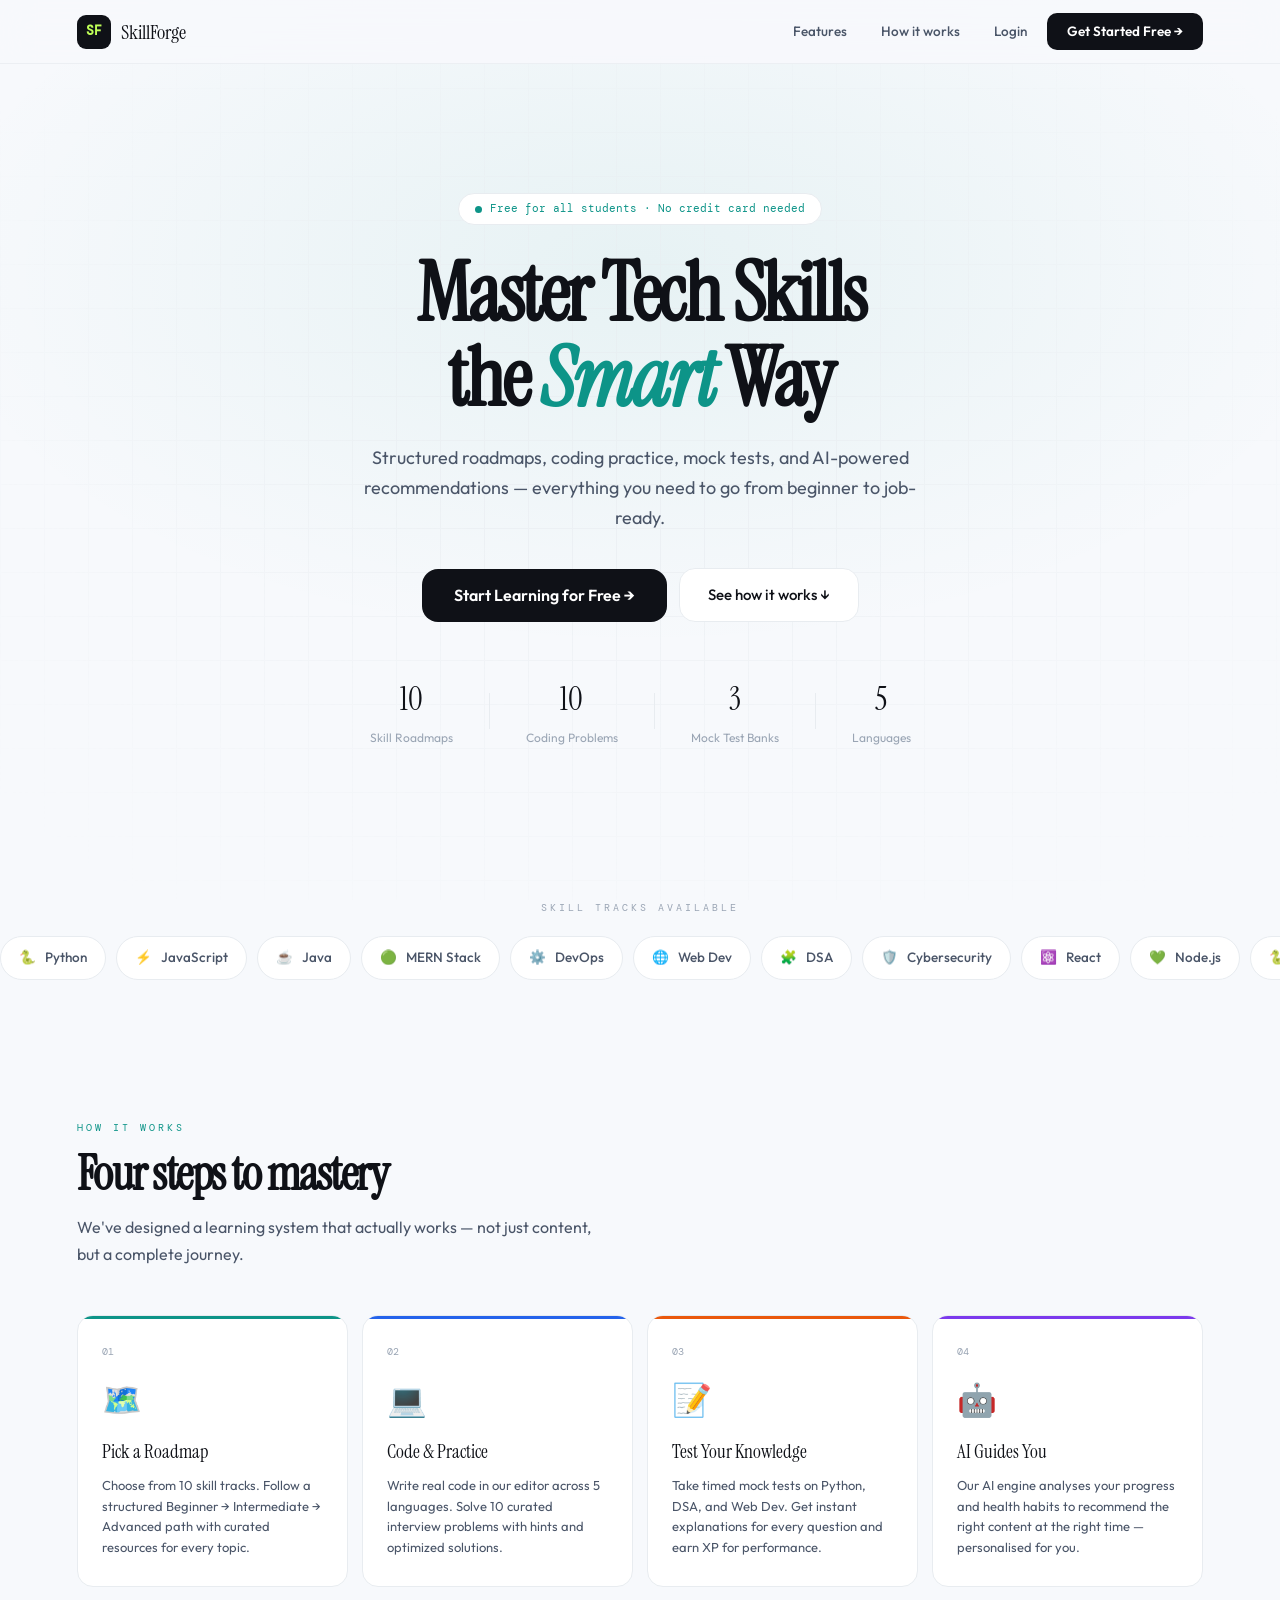
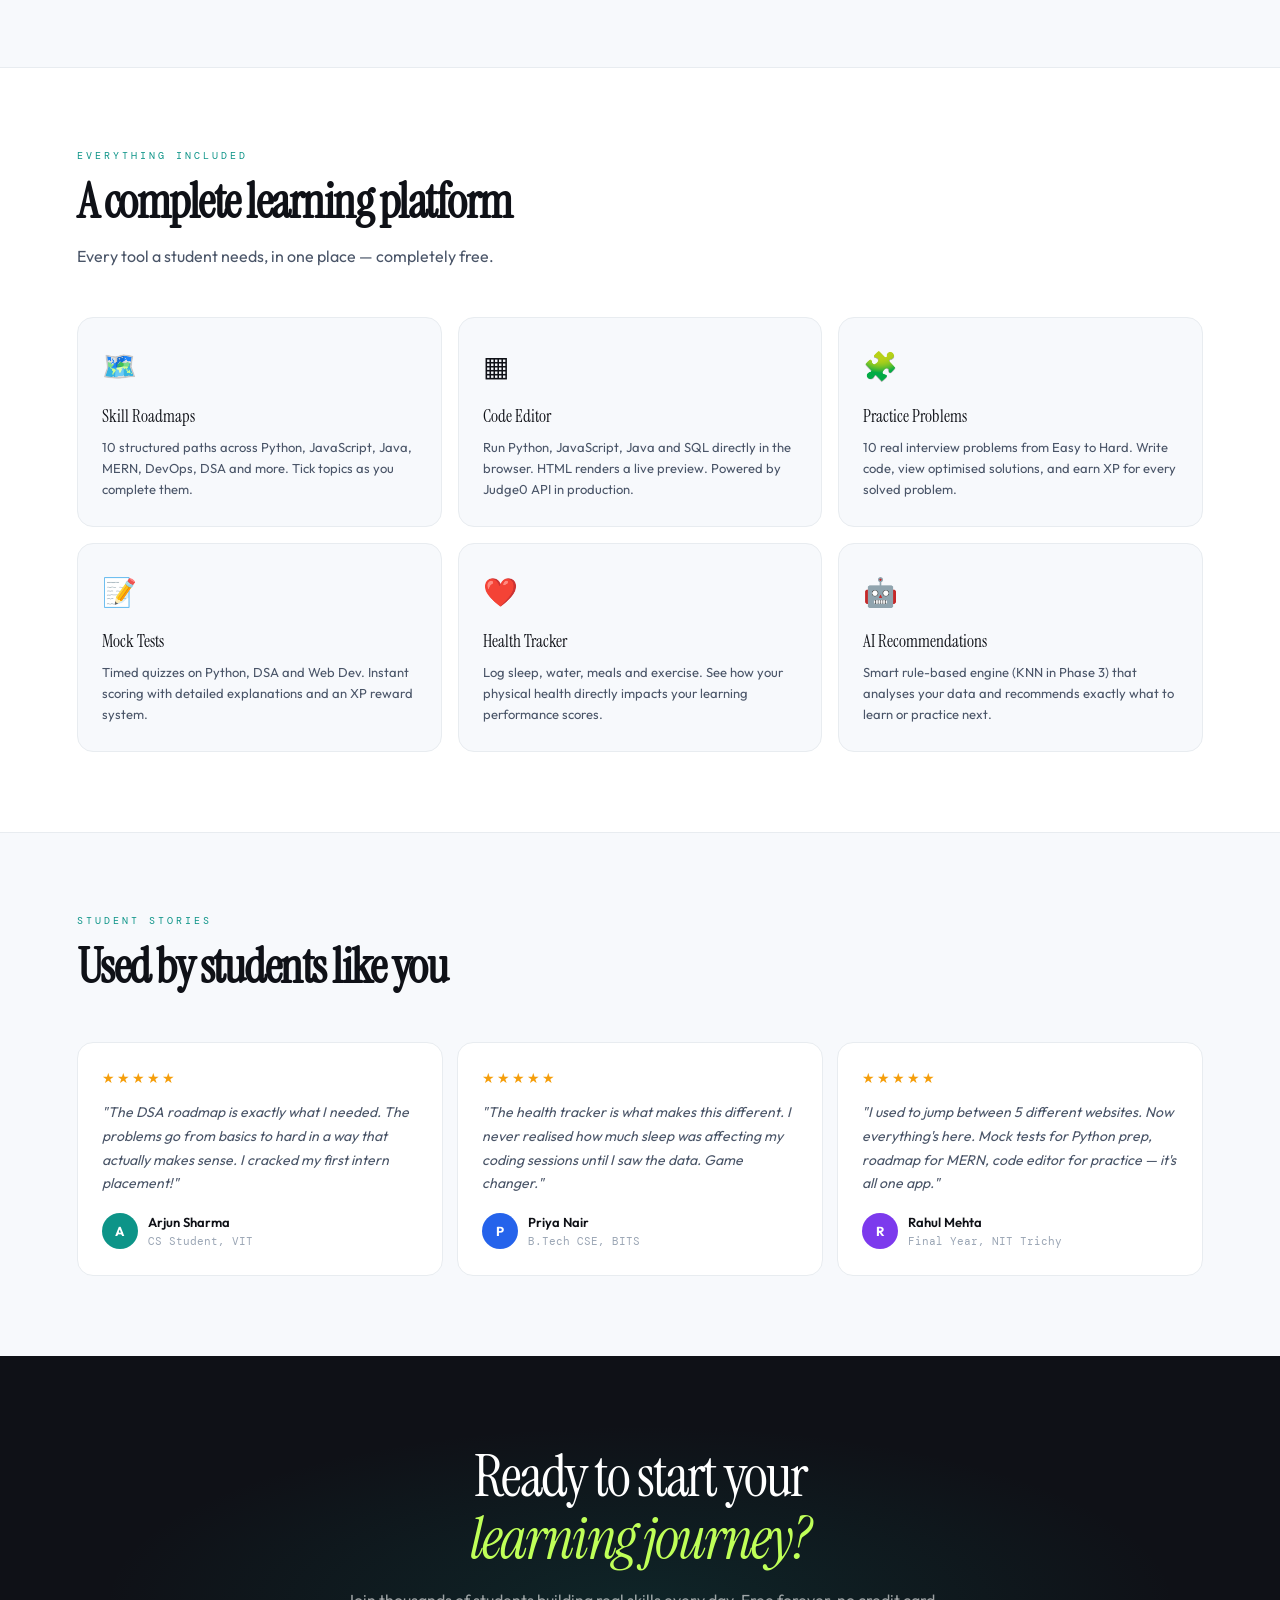
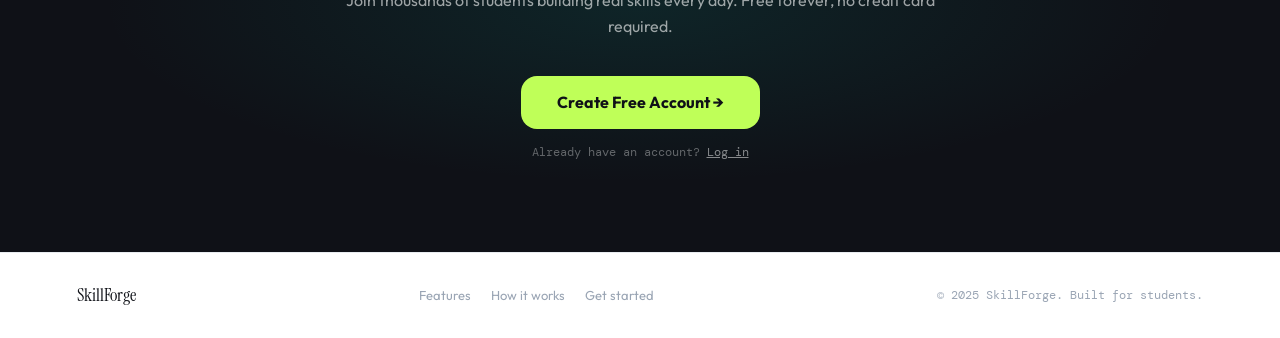
<file: pages/index.html>
<!DOCTYPE html>
<html lang="en">
<head>
<meta charset="UTF-8"/>
<meta name="viewport" content="width=device-width,initial-scale=1"/>
<title>SkillForge — Master Tech Skills</title>
<link rel="stylesheet" href="../css/styles.css"/>
<style>
/* ── LANDING PAGE SPECIFIC ── */
body { overflow-x: hidden; }

/* NAV */
nav {
  position: fixed; top: 0; left: 0; right: 0; z-index: 100;
  display: flex; align-items: center; justify-content: space-between;
  padding: 0 6%; height: 64px;
  background: rgba(247,249,252,.88); backdrop-filter: blur(16px);
  border-bottom: 1px solid rgba(232,236,240,.7);
}
.nav-logo { display:flex; align-items:center; gap:10px; text-decoration:none; }
.nav-logo-icon {
  width:34px; height:34px; background:var(--ink); border-radius:9px;
  display:flex; align-items:center; justify-content:center;
  color:#bfff58; font-family:var(--ff-m); font-size:13px; font-weight:700;
}
.nav-logo-text { font-family:var(--ff-d); font-size:20px; color:var(--ink); }
.nav-links { display:flex; align-items:center; gap:6px; }
.nav-link { padding:7px 14px; border-radius:var(--r); font-size:13.5px; font-weight:500; color:var(--ink2); cursor:pointer; border:none; background:none; transition:all .15s; text-decoration:none; }
.nav-link:hover { background:var(--bg3); color:var(--ink); }
.nav-cta { background:var(--ink); color:#fff; border:none; padding:8px 20px; border-radius:var(--r); font-size:13.5px; font-weight:600; cursor:pointer; transition:all .2s; text-decoration:none; display:inline-block; }
.nav-cta:hover { background:#1e2533; box-shadow: var(--shadow); }

/* HERO */
.hero {
  min-height: 100vh;
  display: flex; align-items: center; justify-content: center;
  text-align: center; padding: 100px 6% 60px;
  position: relative; overflow: hidden;
}
.hero-bg {
  position: absolute; inset: 0; z-index: 0;
  background: radial-gradient(ellipse 80% 60% at 50% 30%, rgba(13,148,136,.07) 0%, transparent 70%);
}
.hero-grid {
  position: absolute; inset: 0; z-index: 0;
  background-image: linear-gradient(var(--line) 1px, transparent 1px),
                    linear-gradient(90deg, var(--line) 1px, transparent 1px);
  background-size: 44px 44px;
  mask-image: radial-gradient(ellipse 80% 80% at 50% 50%, black 20%, transparent 80%);
  opacity: .55;
}
.hero-content { position: relative; z-index: 1; max-width: 780px; margin: 0 auto; }

.hero-pill {
  display: inline-flex; align-items: center; gap: 8px;
  background: var(--bg2); border: 1.5px solid var(--line);
  border-radius: 30px; padding: 6px 16px;
  font-family: var(--ff-m); font-size: 11px; color: var(--teal);
  margin-bottom: 26px; animation: fadeUp .6s ease both;
}
.hero-pill-dot { width:7px; height:7px; border-radius:50%; background:var(--teal); animation: pulse 2s infinite; }
@keyframes pulse { 0%,100%{opacity:1;transform:scale(1)} 50%{opacity:.5;transform:scale(.8)} }

.hero-h1 {
  font-family: var(--ff-d);
  font-size: clamp(46px, 7vw, 82px);
  line-height: 1.04; letter-spacing: -2.5px;
  color: var(--ink); margin-bottom: 22px;
  animation: fadeUp .6s .1s ease both;
}
.hero-h1 em { font-style: italic; color: var(--teal); }

.hero-sub {
  font-size: 18px; color: var(--ink2); line-height: 1.65;
  max-width: 560px; margin: 0 auto 36px;
  animation: fadeUp .6s .2s ease both;
}

.hero-btns {
  display: flex; align-items: center; justify-content: center; gap: 12px; flex-wrap: wrap;
  animation: fadeUp .6s .3s ease both;
}
.hero-btn-main {
  padding: 14px 32px; background: var(--ink); color: #fff; border: none;
  border-radius: var(--r2); font-size: 16px; font-weight: 600; cursor: pointer;
  transition: all .2s; text-decoration: none; display: inline-block;
}
.hero-btn-main:hover { background: #1e2533; transform: translateY(-2px); box-shadow: 0 8px 28px rgba(15,17,23,.2); }
.hero-btn-sec {
  padding: 14px 28px; background: var(--bg2); color: var(--ink);
  border: 1.5px solid var(--line); border-radius: var(--r2);
  font-size: 15px; font-weight: 500; cursor: pointer; transition: all .2s;
  text-decoration: none; display: inline-block;
}
.hero-btn-sec:hover { border-color: var(--teal); color: var(--teal); }

.hero-stats {
  display: flex; align-items: center; justify-content: center; gap: 36px;
  margin-top: 52px; flex-wrap: wrap;
  animation: fadeUp .6s .45s ease both;
}
.hero-stat-val { font-family: var(--ff-d); font-size: 32px; color: var(--ink); }
.hero-stat-lab { font-size: 12px; color: var(--ink3); margin-top: 2px; }

/* SKILLS MARQUEE */
.marquee-section { padding: 0 0 60px; overflow: hidden; }
.marquee-label { text-align: center; font-family: var(--ff-m); font-size: 10px; color: var(--ink3); text-transform: uppercase; letter-spacing: 3px; margin-bottom: 20px; }
.marquee-track { display: flex; gap: 10px; animation: marquee 22s linear infinite; width: max-content; }
@keyframes marquee { from{transform:translateX(0)} to{transform:translateX(-50%)} }
.marquee-item {
  display: flex; align-items: center; gap: 9px;
  padding: 10px 18px; background: var(--bg2);
  border: 1.5px solid var(--line); border-radius: 30px;
  font-size: 13.5px; font-weight: 500; color: var(--ink2);
  white-space: nowrap; flex-shrink: 0;
}

/* HOW IT WORKS */
.section { padding: 80px 6%; }
.section-label { font-family: var(--ff-m); font-size: 10px; color: var(--teal); text-transform: uppercase; letter-spacing: 3px; margin-bottom: 12px; }
.section-title { font-family: var(--ff-d); font-size: clamp(32px,4vw,48px); line-height: 1.1; letter-spacing: -1.5px; margin-bottom: 14px; }
.section-sub { font-size: 16px; color: var(--ink2); max-width: 520px; line-height: 1.65; }

.steps { display: grid; grid-template-columns: repeat(auto-fit,minmax(220px,1fr)); gap: 14px; margin-top: 48px; }
.step {
  background: var(--bg2); border: 1.5px solid var(--line);
  border-radius: var(--r2); padding: 28px 24px;
  transition: all .2s; position: relative; overflow: hidden;
}
.step:hover { box-shadow: var(--shadow); transform: translateY(-4px); }
.step::before { content:''; position:absolute; top:0; left:0; right:0; height:3px; }
.step:nth-child(1)::before { background: var(--teal); }
.step:nth-child(2)::before { background: var(--blue); }
.step:nth-child(3)::before { background: var(--orange); }
.step:nth-child(4)::before { background: var(--purple); }
.step-num { font-family: var(--ff-m); font-size: 10px; color: var(--ink3); margin-bottom: 14px; }
.step-icon { font-size: 32px; margin-bottom: 12px; display: block; }
.step-title { font-family: var(--ff-d); font-size: 19px; margin-bottom: 7px; }
.step-desc { font-size: 13px; color: var(--ink2); line-height: 1.6; }

/* FEATURES */
.features-section { padding: 80px 6%; background: var(--bg2); border-top: 1px solid var(--line); border-bottom: 1px solid var(--line); }
.features-grid { display: grid; grid-template-columns: repeat(3,1fr); gap: 16px; margin-top: 48px; }
.feature {
  padding: 26px 24px; border: 1.5px solid var(--line);
  border-radius: var(--r2); transition: all .2s; background: var(--bg);
}
.feature:hover { background: var(--bg2); box-shadow: var(--shadow); transform: translateY(-3px); }
.feature-icon { font-size: 28px; margin-bottom: 14px; display: block; }
.feature-title { font-family: var(--ff-d); font-size: 17px; margin-bottom: 7px; }
.feature-desc { font-size: 13px; color: var(--ink2); line-height: 1.6; }

/* TESTIMONIALS */
.testimonials { padding: 80px 6%; }
.testi-grid { display: grid; grid-template-columns: repeat(auto-fit,minmax(260px,1fr)); gap: 14px; margin-top: 48px; }
.testi {
  background: var(--bg2); border: 1.5px solid var(--line);
  border-radius: var(--r2); padding: 24px;
  transition: all .2s;
}
.testi:hover { box-shadow: var(--shadow); transform: translateY(-3px); }
.testi-stars { color: #f59e0b; font-size: 14px; margin-bottom: 12px; letter-spacing: 2px; }
.testi-text { font-size: 14px; color: var(--ink2); line-height: 1.7; margin-bottom: 16px; font-style: italic; }
.testi-author { display: flex; align-items: center; gap: 10px; }
.testi-av { width:36px; height:36px; border-radius:50%; display:flex; align-items:center; justify-content:center; font-weight:700; font-size:13px; color:#fff; flex-shrink:0; }
.testi-name { font-size:13px; font-weight:600; }
.testi-role { font-size:11px; color:var(--ink3); font-family:var(--ff-m); }

/* CTA SECTION */
.cta-section {
  padding: 90px 6%; text-align: center;
  background: var(--ink); color: #fff;
  position: relative; overflow: hidden;
}
.cta-bg {
  position: absolute; inset: 0;
  background: radial-gradient(ellipse 70% 60% at 50% 50%, rgba(13,148,136,.15) 0%, transparent 60%);
}
.cta-content { position: relative; z-index: 1; max-width: 600px; margin: 0 auto; }
.cta-title { font-family: var(--ff-d); font-size: clamp(36px,5vw,58px); line-height: 1.08; letter-spacing: -2px; margin-bottom: 16px; }
.cta-title em { font-style: italic; color: #bfff58; }
.cta-sub { font-size: 16px; color: rgba(255,255,255,.6); line-height: 1.65; margin-bottom: 36px; }
.cta-btn {
  display: inline-block; padding: 14px 36px;
  background: #bfff58; color: var(--ink);
  border: none; border-radius: var(--r2);
  font-size: 16px; font-weight: 700; cursor: pointer;
  transition: all .2s; text-decoration: none;
}
.cta-btn:hover { background: #d4ff7a; transform: translateY(-2px); box-shadow: 0 8px 28px rgba(191,255,88,.25); }
.cta-note { margin-top: 14px; font-size: 12px; color: rgba(255,255,255,.35); font-family: var(--ff-m); }

/* FOOTER */
footer {
  background: var(--bg2); border-top: 1px solid var(--line);
  padding: 28px 6%;
  display: flex; align-items: center; justify-content: space-between;
  flex-wrap: wrap; gap: 14px;
}
.footer-logo { font-family: var(--ff-d); font-size: 18px; color: var(--ink); }
.footer-copy { font-size: 12px; color: var(--ink3); font-family: var(--ff-m); }
.footer-links { display:flex; gap: 20px; }
.footer-links a { font-size: 13px; color: var(--ink3); text-decoration: none; transition: color .15s; }
.footer-links a:hover { color: var(--teal); }

/* SCROLL ANIMATIONS */
.reveal { opacity: 0; transform: translateY(20px); transition: opacity .6s ease, transform .6s ease; }
.reveal.visible { opacity: 1; transform: none; }
.reveal-delay-1 { transition-delay: .1s; }
.reveal-delay-2 { transition-delay: .2s; }
.reveal-delay-3 { transition-delay: .3s; }
</style>
</head>
<body>

<!-- NAV -->
<nav>
  <a href="index.html" class="nav-logo">
    <div class="nav-logo-icon">SF</div>
    <div class="nav-logo-text">SkillForge</div>
  </a>
  <div class="nav-links">
    <a href="#features" class="nav-link">Features</a>
    <a href="#how" class="nav-link">How it works</a>
    <a href="auth.html" class="nav-link">Login</a>
    <a href="auth.html" class="nav-cta">Get Started Free →</a>
  </div>
</nav>

<!-- HERO -->
<section class="hero">
  <div class="hero-bg"></div>
  <div class="hero-grid"></div>
  <div class="hero-content">
    <div class="hero-pill">
      <div class="hero-pill-dot"></div>
      Free for all students · No credit card needed
    </div>
    <h1 class="hero-h1">
      Master Tech Skills<br>the <em>Smart</em> Way
    </h1>
    <p class="hero-sub">
      Structured roadmaps, coding practice, mock tests, and AI-powered recommendations — everything you need to go from beginner to job-ready.
    </p>
    <div class="hero-btns">
      <a href="auth.html" class="hero-btn-main">Start Learning for Free →</a>
      <a href="#how" class="hero-btn-sec">See how it works ↓</a>
    </div>
    <div class="hero-stats">
      <div>
        <div class="hero-stat-val">10</div>
        <div class="hero-stat-lab">Skill Roadmaps</div>
      </div>
      <div style="width:1px;height:36px;background:var(--line)"></div>
      <div>
        <div class="hero-stat-val">10</div>
        <div class="hero-stat-lab">Coding Problems</div>
      </div>
      <div style="width:1px;height:36px;background:var(--line)"></div>
      <div>
        <div class="hero-stat-val">3</div>
        <div class="hero-stat-lab">Mock Test Banks</div>
      </div>
      <div style="width:1px;height:36px;background:var(--line)"></div>
      <div>
        <div class="hero-stat-val">5</div>
        <div class="hero-stat-lab">Languages</div>
      </div>
    </div>
  </div>
</section>

<!-- SKILLS MARQUEE -->
<div class="marquee-section">
  <div class="marquee-label">Skill tracks available</div>
  <div style="overflow:hidden">
    <div class="marquee-track" id="marquee">
      <!-- filled by JS -->
    </div>
  </div>
</div>

<!-- HOW IT WORKS -->
<section class="section" id="how">
  <div style="max-width:1200px;margin:0 auto">
    <div class="section-label">How it works</div>
    <h2 class="section-title">Four steps to mastery</h2>
    <p class="section-sub">We've designed a learning system that actually works — not just content, but a complete journey.</p>
    <div class="steps">
      <div class="step reveal">
        <div class="step-num">01</div>
        <span class="step-icon">🗺️</span>
        <div class="step-title">Pick a Roadmap</div>
        <div class="step-desc">Choose from 10 skill tracks. Follow a structured Beginner → Intermediate → Advanced path with curated resources for every topic.</div>
      </div>
      <div class="step reveal reveal-delay-1">
        <div class="step-num">02</div>
        <span class="step-icon">💻</span>
        <div class="step-title">Code & Practice</div>
        <div class="step-desc">Write real code in our editor across 5 languages. Solve 10 curated interview problems with hints and optimized solutions.</div>
      </div>
      <div class="step reveal reveal-delay-2">
        <div class="step-num">03</div>
        <span class="step-icon">📝</span>
        <div class="step-title">Test Your Knowledge</div>
        <div class="step-desc">Take timed mock tests on Python, DSA, and Web Dev. Get instant explanations for every question and earn XP for performance.</div>
      </div>
      <div class="step reveal reveal-delay-3">
        <div class="step-num">04</div>
        <span class="step-icon">🤖</span>
        <div class="step-title">AI Guides You</div>
        <div class="step-desc">Our AI engine analyses your progress and health habits to recommend the right content at the right time — personalised for you.</div>
      </div>
    </div>
  </div>
</section>

<!-- FEATURES -->
<section class="features-section" id="features">
  <div style="max-width:1200px;margin:0 auto">
    <div class="section-label">Everything included</div>
    <h2 class="section-title">A complete learning platform</h2>
    <p class="section-sub">Every tool a student needs, in one place — completely free.</p>
    <div class="features-grid">
      <div class="feature reveal">
        <span class="feature-icon">🗺️</span>
        <div class="feature-title">Skill Roadmaps</div>
        <div class="feature-desc">10 structured paths across Python, JavaScript, Java, MERN, DevOps, DSA and more. Tick topics as you complete them.</div>
      </div>
      <div class="feature reveal reveal-delay-1">
        <span class="feature-icon">▦</span>
        <div class="feature-title">Code Editor</div>
        <div class="feature-desc">Run Python, JavaScript, Java and SQL directly in the browser. HTML renders a live preview. Powered by Judge0 API in production.</div>
      </div>
      <div class="feature reveal reveal-delay-2">
        <span class="feature-icon">🧩</span>
        <div class="feature-title">Practice Problems</div>
        <div class="feature-desc">10 real interview problems from Easy to Hard. Write code, view optimised solutions, and earn XP for every solved problem.</div>
      </div>
      <div class="feature reveal">
        <span class="feature-icon">📝</span>
        <div class="feature-title">Mock Tests</div>
        <div class="feature-desc">Timed quizzes on Python, DSA and Web Dev. Instant scoring with detailed explanations and an XP reward system.</div>
      </div>
      <div class="feature reveal reveal-delay-1">
        <span class="feature-icon">❤️</span>
        <div class="feature-title">Health Tracker</div>
        <div class="feature-desc">Log sleep, water, meals and exercise. See how your physical health directly impacts your learning performance scores.</div>
      </div>
      <div class="feature reveal reveal-delay-2">
        <span class="feature-icon">🤖</span>
        <div class="feature-title">AI Recommendations</div>
        <div class="feature-desc">Smart rule-based engine (KNN in Phase 3) that analyses your data and recommends exactly what to learn or practice next.</div>
      </div>
    </div>
  </div>
</section>

<!-- TESTIMONIALS -->
<section class="testimonials">
  <div style="max-width:1200px;margin:0 auto">
    <div class="section-label">Student stories</div>
    <h2 class="section-title">Used by students like you</h2>
    <div class="testi-grid">
      <div class="testi reveal">
        <div class="testi-stars">★★★★★</div>
        <div class="testi-text">"The DSA roadmap is exactly what I needed. The problems go from basics to hard in a way that actually makes sense. I cracked my first intern placement!"</div>
        <div class="testi-author">
          <div class="testi-av" style="background:#0d9488">A</div>
          <div><div class="testi-name">Arjun Sharma</div><div class="testi-role">CS Student, VIT</div></div>
        </div>
      </div>
      <div class="testi reveal reveal-delay-1">
        <div class="testi-stars">★★★★★</div>
        <div class="testi-text">"The health tracker is what makes this different. I never realised how much sleep was affecting my coding sessions until I saw the data. Game changer."</div>
        <div class="testi-author">
          <div class="testi-av" style="background:#2563eb">P</div>
          <div><div class="testi-name">Priya Nair</div><div class="testi-role">B.Tech CSE, BITS</div></div>
        </div>
      </div>
      <div class="testi reveal reveal-delay-2">
        <div class="testi-stars">★★★★★</div>
        <div class="testi-text">"I used to jump between 5 different websites. Now everything's here. Mock tests for Python prep, roadmap for MERN, code editor for practice — it's all one app."</div>
        <div class="testi-author">
          <div class="testi-av" style="background:#7c3aed">R</div>
          <div><div class="testi-name">Rahul Mehta</div><div class="testi-role">Final Year, NIT Trichy</div></div>
        </div>
      </div>
    </div>
  </div>
</section>

<!-- CTA -->
<section class="cta-section">
  <div class="cta-bg"></div>
  <div class="cta-content">
    <div class="cta-title">Ready to start your<br><em>learning journey?</em></div>
    <p class="cta-sub">Join thousands of students building real skills every day. Free forever, no credit card required.</p>
    <a href="auth.html" class="cta-btn">Create Free Account →</a>
    <div class="cta-note">Already have an account? <a href="auth.html" style="color:rgba(255,255,255,.5);text-decoration:underline">Log in</a></div>
  </div>
</section>

<!-- FOOTER -->
<footer>
  <div class="footer-logo">SkillForge</div>
  <div class="footer-links">
    <a href="#features">Features</a>
    <a href="#how">How it works</a>
    <a href="auth.html">Get started</a>
  </div>
  <div class="footer-copy">© 2025 SkillForge. Built for students.</div>
</footer>

<script>
// Marquee
const skills = [
  {e:'🐍',n:'Python'},{e:'⚡',n:'JavaScript'},{e:'☕',n:'Java'},{e:'🟢',n:'MERN Stack'},
  {e:'⚙️',n:'DevOps'},{e:'🌐',n:'Web Dev'},{e:'🧩',n:'DSA'},{e:'🛡️',n:'Cybersecurity'},
  {e:'⚛️',n:'React'},{e:'💚',n:'Node.js'},
];
const track = document.getElementById('marquee');
const doubled = [...skills, ...skills, ...skills, ...skills];
doubled.forEach(s => {
  const el = document.createElement('div');
  el.className = 'marquee-item';
  el.innerHTML = `<span>${s.e}</span> ${s.n}`;
  track.appendChild(el);
});

// Scroll reveal
const observer = new IntersectionObserver(entries => {
  entries.forEach(e => { if (e.isIntersecting) e.target.classList.add('visible'); });
}, { threshold: 0.12 });
document.querySelectorAll('.reveal').forEach(el => observer.observe(el));

// Smooth scroll
document.querySelectorAll('a[href^="#"]').forEach(a => {
  a.addEventListener('click', e => {
    e.preventDefault();
    const target = document.querySelector(a.getAttribute('href'));
    if (target) target.scrollIntoView({ behavior: 'smooth', block: 'start' });
  });
});
</script>
</body>
</html>
</file>
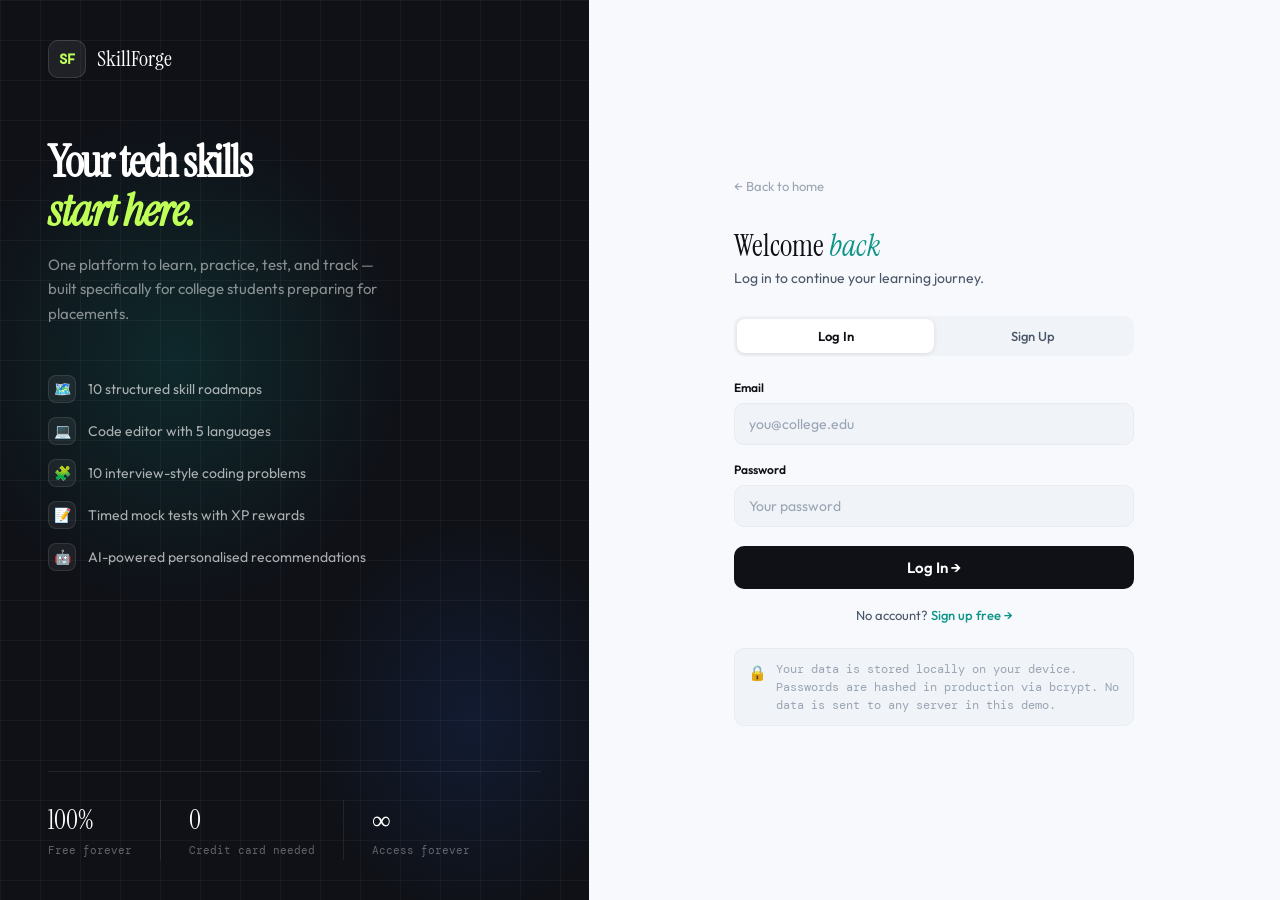
<file: pages/app.html>
<!DOCTYPE html>
<html lang="en">
<head>
<meta charset="UTF-8"/>
<meta name="viewport" content="width=device-width,initial-scale=1"/>
<title>SkillForge — Dashboard</title>

<!-- ── STYLES ── -->
<link rel="stylesheet" href="../css/styles.css"/>
<link rel="stylesheet" href="../css/app.css"/>
</head>
<body>
<div class="shell">

<!-- SIDEBAR -->
<div class="sidebar" id="sidebar">
  <div class="sb-logo">
    <div class="sb-logo-icon">SF</div>
    <div class="sb-logo-text">SkillForge</div>
  </div>
  <div class="sb-nav">
    <div class="nav-sect-label">Menu</div>
    <button class="nav-btn on" onclick="go('dashboard')"  id="nb-dashboard"><span class="nav-icon">◉</span>Dashboard</button>
    <button class="nav-btn"    onclick="go('roadmap')"    id="nb-roadmap">  <span class="nav-icon">⬡</span>Skill Roadmaps<span class="nav-badge">10</span></button>
    <button class="nav-btn"    onclick="go('editor')"     id="nb-editor">   <span class="nav-icon">▦</span>Code Editor<span class="nav-badge">5 langs</span></button>
    <button class="nav-btn"    onclick="go('problems')"   id="nb-problems"> <span class="nav-icon">◈</span>Practice<span class="nav-badge">10</span></button>
    <button class="nav-btn"    onclick="go('tests')"      id="nb-tests">    <span class="nav-icon">◷</span>Mock Tests<span class="nav-badge">3</span></button>
    <button class="nav-btn"    onclick="go('health')"     id="nb-health">   <span class="nav-icon">♡</span>Health Tracker</button>
    <button class="nav-btn"    onclick="go('ai')"         id="nb-ai">       <span class="nav-icon">◎</span>AI Recommendations</button>
  </div>
  <div class="sb-user" id="sbUser"></div>
</div>

<!-- MAIN CONTENT -->
<div class="content" id="content"></div>

</div><!-- .shell -->

<!-- ══════════════════════════════════════
     DATA LAYER  (order matters)
══════════════════════════════════════ -->
<script src="../js/data/storage.js"></script>
<script src="../js/data/skills.js"></script>
<script src="../js/data/roadmaps.js"></script>
<script src="../js/data/resources.js"></script>
<script src="../js/data/problems.js"></script>
<script src="../js/data/tests.js"></script>
<script src="../js/data/templates.js"></script>
<script src="../js/data/badges.js"></script>
<script src="../js/data/helpers.js"></script>

<!-- ══════════════════════════════════════
     APP MODULES  (order matters)
══════════════════════════════════════ -->
<script src="../js/modules/dashboard.js"></script>
<script src="../js/modules/roadmap.js"></script>
<script src="../js/modules/editor.js"></script>
<script src="../js/modules/problems.js"></script>
<script src="../js/modules/tests.js"></script>
<script src="../js/modules/health.js"></script>
<script src="../js/modules/ai.js"></script>

<!-- ══════════════════════════════════════
     CORE  (init + router — loads last)
══════════════════════════════════════ -->
<script src="../js/modules/core.js"></script>

</body>
</html>
</file>
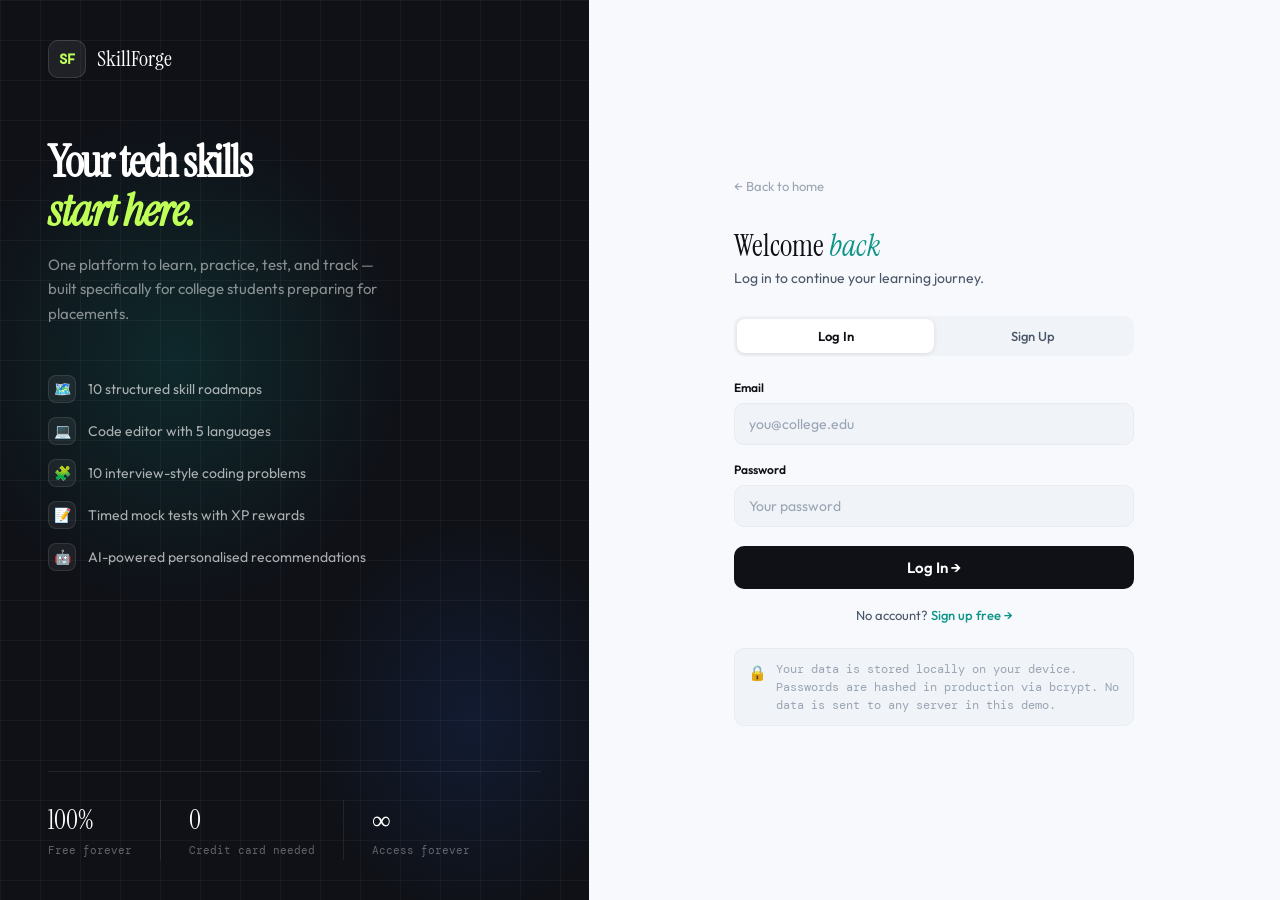
<file: pages/auth.html>
<!DOCTYPE html>
<html lang="en">
<head>
<meta charset="UTF-8"/>
<meta name="viewport" content="width=device-width,initial-scale=1"/>
<title>SkillForge — Login / Sign Up</title>
<link rel="stylesheet" href="../css/styles.css"/>
<style>
/* AUTH PAGE */
body { min-height: 100vh; display: flex; }

/* ── LEFT PANEL ── */
.auth-left {
  width: 46%; min-height: 100vh;
  background: var(--ink);
  display: flex; flex-direction: column; justify-content: space-between;
  padding: 40px 48px; position: relative; overflow: hidden;
}
.auth-left-bg {
  position: absolute; inset: 0;
  background: radial-gradient(ellipse 70% 50% at 30% 40%, rgba(13,148,136,.18) 0%, transparent 55%),
              radial-gradient(ellipse 50% 40% at 80% 80%, rgba(37,99,235,.12) 0%, transparent 55%);
}
.auth-left-grid {
  position: absolute; inset: 0;
  background-image: linear-gradient(rgba(255,255,255,.04) 1px, transparent 1px),
                    linear-gradient(90deg, rgba(255,255,255,.04) 1px, transparent 1px);
  background-size: 40px 40px;
}
.auth-left-content { position: relative; z-index: 1; }

/* Logo on left */
.auth-logo { display: flex; align-items: center; gap: 11px; margin-bottom: 60px; }
.auth-logo-icon { width:38px; height:38px; background:rgba(255,255,255,.07); border:1px solid rgba(255,255,255,.12); border-radius:10px; display:flex; align-items:center; justify-content:center; color:#bfff58; font-family:var(--ff-m); font-size:14px; font-weight:700; }
.auth-logo-text { font-family: var(--ff-d); font-size: 22px; color: #fff; }

.auth-left-h { font-family: var(--ff-d); font-size: clamp(34px,3.5vw,50px); line-height: 1.1; letter-spacing: -1.5px; color: #fff; margin-bottom: 16px; }
.auth-left-h em { font-style: italic; color: #bfff58; }
.auth-left-p { font-size: 15px; color: rgba(255,255,255,.5); line-height: 1.65; max-width: 340px; margin-bottom: 48px; }

/* Feature list on left */
.auth-features { display: flex; flex-direction: column; gap: 14px; margin-bottom: 48px; }
.auth-feat { display: flex; align-items: center; gap: 12px; }
.auth-feat-dot { width: 28px; height: 28px; border-radius: 8px; background: rgba(255,255,255,.06); border: 1px solid rgba(255,255,255,.1); display: flex; align-items: center; justify-content: center; font-size: 14px; flex-shrink: 0; }
.auth-feat-text { font-size: 14px; color: rgba(255,255,255,.65); }

/* Stats row bottom of left */
.auth-stats { display: flex; gap: 28px; border-top: 1px solid rgba(255,255,255,.08); padding-top: 28px; }
.auth-stat-val { font-family: var(--ff-d); font-size: 26px; color: #fff; }
.auth-stat-lab { font-size: 11px; color: rgba(255,255,255,.35); font-family: var(--ff-m); margin-top: 1px; }

/* ── RIGHT PANEL ── */
.auth-right {
  flex: 1; display: flex; align-items: center; justify-content: center;
  padding: 40px 48px; background: var(--bg);
}
.auth-form-wrap { width: 100%; max-width: 400px; animation: fadeUp .4s cubic-bezier(.16,1,.3,1); }

.auth-back { display: inline-flex; align-items: center; gap: 7px; font-size: 13px; color: var(--ink3); margin-bottom: 32px; cursor: pointer; border: none; background: none; padding: 0; transition: color .15s; text-decoration: none; }
.auth-back:hover { color: var(--teal); }

.auth-form-title { font-family: var(--ff-d); font-size: 30px; margin-bottom: 5px; line-height: 1.1; }
.auth-form-title em { font-style: italic; color: var(--teal); }
.auth-form-sub { font-size: 14px; color: var(--ink2); margin-bottom: 26px; }

/* Tabs */
.tabs { display: flex; background: var(--bg3); border-radius: var(--r); padding: 3px; margin-bottom: 22px; }
.tab-btn { flex: 1; padding: 9px; border: none; border-radius: 8px; background: transparent; color: var(--ink2); font-size: 13px; font-weight: 500; cursor: pointer; transition: all .2s; font-family: var(--ff-b); }
.tab-btn.on { background: var(--bg2); color: var(--ink); box-shadow: 0 1px 5px rgba(0,0,0,.1); font-weight: 600; }

.auth-submit {
  width: 100%; padding: 12px; background: var(--ink); color: #fff;
  border: none; border-radius: var(--r); font-size: 15px; font-weight: 600;
  cursor: pointer; transition: all .2s; margin-top: 4px; font-family: var(--ff-b);
}
.auth-submit:hover { background: #1e2533; transform: translateY(-1px); box-shadow: var(--shadow); }

.auth-switch { text-align: center; margin-top: 16px; font-size: 13px; color: var(--ink2); }
.auth-switch span { color: var(--teal); cursor: pointer; font-weight: 500; }
.auth-switch span:hover { text-decoration: underline; }

.divider { display: flex; align-items: center; gap: 12px; margin: 18px 0; }
.divider-line { flex: 1; height: 1px; background: var(--line); }
.divider-text { font-size: 12px; color: var(--ink3); font-family: var(--ff-m); }

.trust-note { margin-top: 22px; padding: 11px 13px; background: var(--bg3); border: 1px solid var(--line); border-radius: var(--r); display: flex; gap: 9px; align-items: flex-start; }
.trust-icon { font-size: 15px; margin-top: 1px; flex-shrink: 0; }
.trust-text { font-size: 12px; color: var(--ink3); line-height: 1.5; font-family: var(--ff-m); }

/* Responsive */
@media (max-width: 768px) {
  .auth-left { display: none; }
  .auth-right { padding: 32px 24px; }
}
</style>
</head>
<body>

<!-- LEFT: Brand Panel -->
<div class="auth-left">
  <div class="auth-left-bg"></div>
  <div class="auth-left-grid"></div>
  <div class="auth-left-content">
    <div class="auth-logo">
      <div class="auth-logo-icon">SF</div>
      <div class="auth-logo-text">SkillForge</div>
    </div>
    <h1 class="auth-left-h">
      Your tech skills<br><em>start here.</em>
    </h1>
    <p class="auth-left-p">
      One platform to learn, practice, test, and track — built specifically for college students preparing for placements.
    </p>
    <div class="auth-features">
      <div class="auth-feat"><div class="auth-feat-dot">🗺️</div><div class="auth-feat-text">10 structured skill roadmaps</div></div>
      <div class="auth-feat"><div class="auth-feat-dot">💻</div><div class="auth-feat-text">Code editor with 5 languages</div></div>
      <div class="auth-feat"><div class="auth-feat-dot">🧩</div><div class="auth-feat-text">10 interview-style coding problems</div></div>
      <div class="auth-feat"><div class="auth-feat-dot">📝</div><div class="auth-feat-text">Timed mock tests with XP rewards</div></div>
      <div class="auth-feat"><div class="auth-feat-dot">🤖</div><div class="auth-feat-text">AI-powered personalised recommendations</div></div>
    </div>
  </div>
  <div class="auth-left-content">
    <div class="auth-stats">
      <div><div class="auth-stat-val">100%</div><div class="auth-stat-lab">Free forever</div></div>
      <div style="width:1px;background:rgba(255,255,255,.08)"></div>
      <div><div class="auth-stat-val">0</div><div class="auth-stat-lab">Credit card needed</div></div>
      <div style="width:1px;background:rgba(255,255,255,.08)"></div>
      <div><div class="auth-stat-val">∞</div><div class="auth-stat-lab">Access forever</div></div>
    </div>
  </div>
</div>

<!-- RIGHT: Form Panel -->
<div class="auth-right">
  <div class="auth-form-wrap">
    <a href="index.html" class="auth-back">← Back to home</a>

    <div id="loginView">
      <div class="auth-form-title">Welcome <em>back</em></div>
      <div class="auth-form-sub">Log in to continue your learning journey.</div>
      <div class="tabs">
        <button class="tab-btn on" onclick="showLogin()">Log In</button>
        <button class="tab-btn" onclick="showSignup()">Sign Up</button>
      </div>
      <div id="loginErr" class="err-box" style="display:none"></div>
      <div class="field"><label>Email</label><input id="loginEmail" type="email" placeholder="you@college.edu" autocomplete="email"/></div>
      <div class="field"><label>Password</label><input id="loginPass" type="password" placeholder="Your password" autocomplete="current-password"/></div>
      <button class="auth-submit" onclick="doLogin()">Log In →</button>
      <div class="auth-switch">No account? <span onclick="showSignup()">Sign up free →</span></div>
    </div>

    <div id="signupView" style="display:none">
      <div class="auth-form-title">Start <em>learning</em></div>
      <div class="auth-form-sub">Create your free account. Everything starts at zero.</div>
      <div class="tabs">
        <button class="tab-btn" onclick="showLogin()">Log In</button>
        <button class="tab-btn on" onclick="showSignup()">Sign Up</button>
      </div>
      <div id="signupErr" class="err-box" style="display:none"></div>
      <div class="field"><label>Full Name</label><input id="signupName" type="text" placeholder="Arjun Sharma" autocomplete="name"/></div>
      <div class="field"><label>Email</label><input id="signupEmail" type="email" placeholder="you@college.edu" autocomplete="email"/></div>
      <div class="field"><label>Password</label><input id="signupPass" type="password" placeholder="Min 6 characters" autocomplete="new-password"/></div>
      <div class="field"><label>Confirm Password</label><input id="signupConfirm" type="password" placeholder="Re-enter password"/></div>
      <button class="auth-submit" onclick="doSignup()">Create Account →</button>
      <div class="auth-switch">Already have an account? <span onclick="showLogin()">Log in →</span></div>
    </div>

    <div class="trust-note">
      <div class="trust-icon">🔒</div>
      <div class="trust-text">Your data is stored locally on your device. Passwords are hashed in production via bcrypt. No data is sent to any server in this demo.</div>
    </div>
  </div>
</div>

<script src="../js/data/storage.js"></script>
<script>
function showLogin() {
  document.getElementById('loginView').style.display = '';
  document.getElementById('signupView').style.display = 'none';
}
function showSignup() {
  document.getElementById('loginView').style.display = 'none';
  document.getElementById('signupView').style.display = '';
}

// Check URL param
if (location.search.includes('signup')) showSignup();

function showErr(id, msg) {
  const el = document.getElementById(id);
  el.textContent = '⚠ ' + msg;
  el.style.display = '';
}

function doLogin() {
  const email = document.getElementById('loginEmail').value.trim();
  const pass  = document.getElementById('loginPass').value;
  document.getElementById('loginErr').style.display = 'none';
  if (!email || !pass) return showErr('loginErr', 'Please fill in both fields.');
  const users = LS.get('sf_users', []);
  const user  = users.find(u => u.email === email.toLowerCase() && u.password === pass);
  if (!user) return showErr('loginErr', 'Wrong email or password. Try again.');
  LS.set('sf_session', user);
  window.location.href = 'app.html';
}

function doSignup() {
  const name    = document.getElementById('signupName').value.trim();
  const email   = document.getElementById('signupEmail').value.trim();
  const pass    = document.getElementById('signupPass').value;
  const confirm = document.getElementById('signupConfirm').value;
  document.getElementById('signupErr').style.display = 'none';
  if (!name)                    return showErr('signupErr', 'Please enter your full name.');
  if (!email.includes('@'))     return showErr('signupErr', 'Enter a valid email address.');
  if (pass.length < 6)          return showErr('signupErr', 'Password must be at least 6 characters.');
  if (pass !== confirm)         return showErr('signupErr', 'Passwords do not match.');
  const users = LS.get('sf_users', []);
  if (users.find(u => u.email === email.toLowerCase())) return showErr('signupErr', 'Email already registered. Try logging in.');
  const user = {
    id: Date.now(), name, email: email.toLowerCase(), password: pass,
    xp: 0, streak: 0, level: 'Beginner',
    completedTopics: [], solvedProblems: [],
    testsTaken: 0, testScores: [], healthLogs: [],
    badges: [], perfectTests: 0,
    lastActiveDate: null, joinedAt: new Date().toISOString(),
  };
  LS.set('sf_users', [...users, user]);
  LS.set('sf_session', user);
  window.location.href = 'app.html';
}

// Enter key support
document.addEventListener('keydown', e => {
  if (e.key !== 'Enter') return;
  if (document.getElementById('signupView').style.display !== 'none') doSignup();
  else doLogin();
});

// Redirect if already logged in
if (LS.get('sf_session')) window.location.href = 'app.html';
</script>
</body>
</html>
</file>
<file: css/styles.css>
/* ═══════════════════════════════════════════════════
   SKILLFORGE — SHARED DESIGN SYSTEM
   Theme: Clean Editorial Light
   Fonts: Instrument Serif · Outfit · DM Mono
═══════════════════════════════════════════════════ */

@import url('https://fonts.googleapis.com/css2?family=Instrument+Serif:ital@0;1&family=Outfit:wght@300;400;500;600;700&family=DM+Mono:wght@400;500&display=swap');

/* ── TOKENS ── */
:root {
  --ink:    #0f1117;
  --ink2:   #4a5568;
  --ink3:   #9aa5b4;
  --line:   #e8ecf0;
  --line2:  #d1d9e0;
  --bg:     #f7f9fc;
  --bg2:    #ffffff;
  --bg3:    #f0f3f7;

  --teal:   #0d9488;
  --teal2:  #0f766e;
  --teal-b: rgba(13,148,136,.09);
  --blue:   #2563eb;
  --blue-b: rgba(37,99,235,.08);
  --orange: #ea580c;
  --ora-b:  rgba(234,88,12,.08);
  --red:    #dc2626;
  --red-b:  rgba(220,38,38,.08);
  --purple: #7c3aed;
  --purp-b: rgba(124,58,237,.08);
  --green:  #16a34a;

  --easy:   #0d9488;
  --medium: #d97706;
  --hard:   #dc2626;

  --ff-d: 'Instrument Serif', serif;
  --ff-b: 'Outfit', sans-serif;
  --ff-m: 'DM Mono', monospace;

  --r:  10px;
  --r2: 16px;
  --r3: 24px;

  --shadow:  0 1px 4px rgba(0,0,0,.07), 0 6px 20px rgba(0,0,0,.05);
  --shadow2: 0 2px 8px rgba(0,0,0,.09), 0 16px 48px rgba(0,0,0,.08);
}

/* ── BASE ── */
*, *::before, *::after { box-sizing: border-box; margin: 0; padding: 0; }
html, body { height: 100%; }
body {
  background: var(--bg);
  color: var(--ink);
  font-family: var(--ff-b);
  font-size: 15px;
  line-height: 1.6;
  -webkit-font-smoothing: antialiased;
}
a { text-decoration: none; color: inherit; }
button, input, textarea, select { font-family: var(--ff-b); }

::-webkit-scrollbar { width: 5px; height: 5px; }
::-webkit-scrollbar-track { background: transparent; }
::-webkit-scrollbar-thumb { background: var(--line2); border-radius: 3px; }

/* ── SHARED BUTTONS ── */
.btn {
  display: inline-flex; align-items: center; gap: 7px;
  padding: 9px 18px; border-radius: var(--r);
  border: 1.5px solid var(--line); background: var(--bg2);
  color: var(--ink); font-size: 13px; font-weight: 500;
  cursor: pointer; transition: all .17s; white-space: nowrap;
}
.btn:hover { border-color: var(--ink); background: var(--bg3); }
.btn-ink  { background: var(--ink); color: #fff; border-color: var(--ink); }
.btn-ink:hover { background: #1e2533; box-shadow: var(--shadow); }
.btn-teal { background: var(--teal); color: #fff; border-color: var(--teal); }
.btn-teal:hover { background: var(--teal2); box-shadow: 0 4px 14px rgba(13,148,136,.3); }
.btn-lg   { padding: 13px 28px; font-size: 15px; font-weight: 600; border-radius: var(--r2); }
.btn-sm   { padding: 5px 12px; font-size: 12px; border-radius: 8px; }

/* ── SHARED TAGS ── */
.tag { display: inline-block; font-family: var(--ff-m); font-size: 10px; padding: 2px 8px; border-radius: 5px; font-weight: 500; }
.tag-easy   { background: rgba(13,148,136,.1); color: var(--easy); }
.tag-medium { background: rgba(217,119,6,.1);  color: var(--medium); }
.tag-hard   { background: rgba(220,38,38,.1);  color: var(--hard); }
.tag-teal   { background: var(--teal-b);  color: var(--teal); }
.tag-blue   { background: var(--blue-b);  color: var(--blue); }
.tag-orange { background: var(--ora-b);   color: var(--orange); }
.tag-purple { background: var(--purp-b);  color: var(--purple); }

/* ── SHARED CARDS ── */
.card { background: var(--bg2); border: 1.5px solid var(--line); border-radius: var(--r2); padding: 22px; }
.card-sm { background: var(--bg2); border: 1.5px solid var(--line); border-radius: var(--r); padding: 14px 16px; }

/* ── PROGRESS BARS ── */
.prog-track { background: var(--bg3); border-radius: 3px; overflow: hidden; }
.prog-bar   { height: 100%; border-radius: 3px; transition: width 1.2s cubic-bezier(.16,1,.3,1); }
.xp-track   { height: 4px; background: var(--line); border-radius: 2px; overflow: hidden; }
.xp-fill    { height: 100%; background: linear-gradient(90deg, var(--teal), var(--blue)); border-radius: 2px; transition: width 1s ease; }

/* ── FORM FIELDS ── */
.field { margin-bottom: 15px; }
.field label { display: block; font-size: 12px; font-weight: 600; color: var(--ink); margin-bottom: 6px; }
.field input {
  width: 100%; padding: 11px 14px;
  background: var(--bg3); border: 1.5px solid var(--line);
  border-radius: var(--r); color: var(--ink); font-size: 14px; outline: none;
  transition: all .2s;
}
.field input:focus { border-color: var(--teal); background: var(--bg2); box-shadow: 0 0 0 3px rgba(13,148,136,.08); }
.field input::placeholder { color: var(--ink3); }

/* ── ERROR / SUCCESS ── */
.err-box  { background: var(--red-b); border: 1px solid rgba(220,38,38,.2); border-radius: var(--r); padding: 10px 14px; font-size: 13px; color: var(--red); margin-bottom: 14px; }
.ok-box   { background: var(--teal-b); border: 1px solid rgba(13,148,136,.2); border-radius: var(--r); padding: 10px 14px; font-size: 13px; color: var(--teal); margin-bottom: 14px; }

/* ── SECTION HEADER ── */
.sec-row   { display: flex; align-items: center; justify-content: space-between; margin-bottom: 14px; }
.sec-title { font-family: var(--ff-d); font-size: 17px; }

/* ── CODE AREA ── */
.code-area {
  width: 100%; flex: 1;
  background: #141920; border: none; outline: none;
  color: #cdd9e5; font-family: var(--ff-m);
  font-size: 13px; line-height: 1.8;
  padding: 16px 18px; resize: none; tab-size: 2;
}
.code-area::selection { background: rgba(13,148,136,.3); }

/* ── ANIMATIONS ── */
@keyframes fadeUp   { from { opacity:0; transform: translateY(14px); } to { opacity:1; transform:none; } }
@keyframes fadeIn   { from { opacity:0; } to { opacity:1; } }
@keyframes slideIn  { from { opacity:0; transform: translateX(-10px); } to { opacity:1; transform:none; } }
@keyframes scaleIn  { from { opacity:0; transform: scale(.95); } to { opacity:1; transform:none; } }

.fu  { animation: fadeUp .35s cubic-bezier(.16,1,.3,1) both; }
.fi  { animation: fadeIn .3s ease both; }
.si  { animation: slideIn .3s cubic-bezier(.16,1,.3,1) both; }

.d1  { animation-delay: .06s; }
.d2  { animation-delay: .12s; }
.d3  { animation-delay: .18s; }
.d4  { animation-delay: .24s; }
.d5  { animation-delay: .30s; }

/* ── EMPTY STATE ── */
.empty { text-align: center; padding: 38px 20px; color: var(--ink2); }
.empty-icon  { font-size: 38px; margin-bottom: 10px; opacity: .45; }
.empty-title { font-size: 15px; font-weight: 600; color: var(--ink); margin-bottom: 6px; }
.empty-sub   { font-size: 13px; color: var(--ink3); line-height: 1.6; max-width: 300px; margin: 0 auto 16px; }

/* ── PAGE HEAD ── */
.page-head  { margin-bottom: 28px; display: flex; align-items: flex-start; justify-content: space-between; gap: 16px; flex-wrap: wrap; }
.page-title { font-family: var(--ff-d); font-size: 30px; line-height: 1.1; margin-bottom: 5px; }
.page-title em { font-style: italic; color: var(--teal); }
.page-sub   { font-size: 14px; color: var(--ink2); }
</file>
<file: css/app.css>
/* ═══════════════════════════════════════════════════
   SKILLFORGE — App Shell & Module Styles
═══════════════════════════════════════════════════ */

/* ── APP SHELL ── */
body { overflow-x: hidden; }
.shell { display: flex; min-height: 100vh; }

/* ── SIDEBAR ── */
.sidebar {
  width: 240px; min-height: 100vh;
  background: var(--bg2); border-right: 1.5px solid var(--line);
  position: fixed; top: 0; left: 0; bottom: 0;
  display: flex; flex-direction: column; z-index: 200; overflow-y: auto;
}
.sb-logo { padding: 20px 18px 18px; border-bottom: 1px solid var(--line); display: flex; align-items: center; gap: 10px; }
.sb-logo-icon { width: 32px; height: 32px; background: var(--ink); border-radius: 8px; display: flex; align-items: center; justify-content: center; color: #bfff58; font-family: var(--ff-m); font-size: 13px; font-weight: 700; flex-shrink: 0; }
.sb-logo-text { font-family: var(--ff-d); font-size: 19px; color: var(--ink); }
.sb-nav { padding: 12px 8px; flex: 1; }
.nav-sect-label { font-family: var(--ff-m); font-size: 9px; color: var(--ink3); text-transform: uppercase; letter-spacing: 2px; padding: 0 10px; margin: 10px 0 4px; }
.nav-btn {
  display: flex; align-items: center; gap: 9px;
  padding: 9px 10px; border-radius: var(--r);
  border: none; background: none; width: 100%;
  color: var(--ink2); font-size: 13.5px; font-weight: 400;
  cursor: pointer; transition: all .15s; text-align: left; margin-bottom: 1px;
  font-family: var(--ff-b);
}
.nav-btn:hover { background: var(--bg3); color: var(--ink); }
.nav-btn.on { background: var(--ink); color: #fff; font-weight: 500; }
.nav-icon { font-size: 16px; width: 22px; text-align: center; flex-shrink: 0; }
.nav-badge { margin-left: auto; font-family: var(--ff-m); font-size: 9px; background: var(--bg3); border-radius: 10px; padding: 2px 7px; color: var(--ink3); }
.nav-btn.on .nav-badge { background: rgba(255,255,255,.12); color: rgba(255,255,255,.7); }

/* ── SIDEBAR USER CARD ── */
.sb-user { padding: 14px 16px; border-top: 1px solid var(--line); }
.user-row { display: flex; align-items: center; gap: 9px; }
.user-av { width: 33px; height: 33px; border-radius: 50%; background: linear-gradient(135deg,var(--teal),var(--blue)); display: flex; align-items: center; justify-content: center; font-family: var(--ff-d); font-size: 13px; color: #fff; flex-shrink: 0; }
.user-name { font-size: 13px; font-weight: 600; line-height: 1.3; }
.user-level { font-size: 11px; color: var(--ink3); font-family: var(--ff-m); }
.logout-btn { margin-left: auto; background: none; border: none; color: var(--ink3); cursor: pointer; font-size: 15px; padding: 3px; border-radius: 6px; transition: color .15s; }
.logout-btn:hover { color: var(--red); }
.xp-wrap { margin-top: 9px; }
.xp-labels { display: flex; justify-content: space-between; font-family: var(--ff-m); font-size: 10px; color: var(--ink3); margin-bottom: 4px; }
.streak-chip { display: inline-flex; align-items: center; gap: 5px; background: rgba(234,88,12,.07); border: 1px solid rgba(234,88,12,.15); border-radius: 20px; padding: 3px 10px; font-family: var(--ff-m); font-size: 10px; color: var(--orange); margin-top: 7px; }

/* ── MAIN CONTENT ── */
.content { margin-left: 240px; flex: 1; padding: 32px 38px; min-height: 100vh; }

/* ── DASHBOARD ── */
.kpi-grid { display: grid; grid-template-columns: repeat(4,1fr); gap: 14px; margin-bottom: 22px; }
.kpi { background: var(--bg2); border: 1.5px solid var(--line); border-radius: var(--r2); padding: 20px; position: relative; overflow: hidden; transition: all .2s; }
.kpi:hover { box-shadow: var(--shadow); transform: translateY(-2px); }
.kpi-bar { position: absolute; top: 0; left: 0; right: 0; height: 3px; }
.kpi-lbl { font-size: 11px; color: var(--ink3); font-weight: 500; text-transform: uppercase; letter-spacing: 1px; margin-bottom: 10px; }
.kpi-val { font-family: var(--ff-d); font-size: 38px; line-height: 1; margin-bottom: 4px; }
.kpi-sub { font-size: 12px; color: var(--ink3); }
.dash-2 { display: grid; grid-template-columns: 1.15fr 1fr; gap: 16px; margin-bottom: 20px; }
.action-item { display: flex; align-items: center; gap: 12px; padding: 11px 14px; background: var(--bg3); border: 1.5px solid var(--line); border-radius: var(--r); cursor: pointer; transition: all .15s; margin-bottom: 8px; }
.action-item:hover { border-color: var(--teal); background: var(--bg2); }
.action-icon { font-size: 20px; }
.action-name { font-size: 13px; font-weight: 600; }
.action-desc { font-size: 11px; color: var(--ink3); margin-top: 1px; }
.badge-grid { display: grid; grid-template-columns: repeat(3,1fr); gap: 9px; }
.badge-item { text-align: center; padding: 14px 10px; background: var(--bg3); border: 1.5px solid var(--line); border-radius: var(--r); transition: all .2s; }
.badge-item.earned { background: rgba(13,148,136,.04); border-color: rgba(13,148,136,.22); }
.badge-item:hover { transform: translateY(-2px); box-shadow: var(--shadow); }
.badge-emoji { font-size: 24px; display: block; margin-bottom: 5px; }
.badge-name { font-size: 11px; font-weight: 600; }
.badge-desc { font-size: 10px; color: var(--ink3); font-family: var(--ff-m); margin-top: 2px; }

/* ── ROADMAP ── */
.skill-grid { display: grid; grid-template-columns: repeat(auto-fill,minmax(188px,1fr)); gap: 12px; }
.skill-card { background: var(--bg2); border: 1.5px solid var(--line); border-radius: var(--r2); padding: 20px 18px; cursor: pointer; transition: all .2s; position: relative; overflow: hidden; }
.skill-card:hover { box-shadow: var(--shadow); transform: translateY(-3px); }
.skill-card::after { content:''; position:absolute; bottom:-12px; right:-12px; width:56px; height:56px; border-radius:50%; opacity:.08; background: currentColor; transition: transform .3s; }
.skill-card:hover::after { transform: scale(1.8); }
.skill-emoji { font-size: 28px; display: block; margin-bottom: 10px; }
.skill-name { font-family: var(--ff-d); font-size: 17px; margin-bottom: 4px; }
.skill-desc { font-size: 12px; color: var(--ink2); line-height: 1.45; margin-bottom: 12px; }
.skill-foot { display: flex; justify-content: space-between; font-family: var(--ff-m); font-size: 10px; color: var(--ink3); margin-bottom: 7px; }
.rm-hero { background: var(--bg2); border: 1.5px solid var(--line); border-radius: var(--r2); padding: 22px 26px; margin-bottom: 20px; display: flex; align-items: center; gap: 18px; }
.phase-head { display: flex; align-items: center; gap: 10px; margin-bottom: 8px; }
.phase-pill { font-family: var(--ff-m); font-size: 9px; font-weight: 700; padding: 3px 12px; border-radius: 20px; text-transform: uppercase; letter-spacing: .8px; }
.ph-line { flex: 1; height: 1px; background: var(--line); }
.topic-row { display: flex; align-items: center; gap: 12px; padding: 11px 14px; background: var(--bg2); border: 1.5px solid var(--line); border-radius: var(--r); margin-bottom: 5px; cursor: pointer; transition: all .18s; }
.topic-row:hover { border-color: var(--line2); background: var(--bg3); }
.topic-row.done { border-color: rgba(13,148,136,.25); background: rgba(13,148,136,.02); }
.topic-check { width: 20px; height: 20px; border-radius: 50%; border: 2px solid var(--line2); display: flex; align-items: center; justify-content: center; font-size: 10px; flex-shrink: 0; cursor: pointer; transition: all .2s; }
.topic-row.done .topic-check { background: var(--teal); border-color: var(--teal); color: #fff; }
.topic-name { flex: 1; font-size: 13.5px; font-weight: 500; }
.topic-row.done .topic-name { color: var(--teal); }
.res-drop { background: var(--bg3); border: 1.5px solid var(--line); border-top: none; border-radius: 0 0 var(--r) var(--r); padding: 10px 14px; margin-top: -5px; margin-bottom: 5px; }
.res-link { display: flex; align-items: center; gap: 9px; padding: 8px 10px; background: var(--bg2); border: 1px solid var(--line); border-radius: 8px; margin-bottom: 5px; text-decoration: none; color: var(--ink); font-size: 13px; transition: border-color .15s; }
.res-link:last-child { margin-bottom: 0; }
.res-link:hover { border-color: var(--teal); }
.res-type { font-family: var(--ff-m); font-size: 9px; padding: 2px 7px; border-radius: 4px; margin-left: auto; }
.rt-video    { background: rgba(220,38,38,.08); color: var(--red); }
.rt-doc      { background: var(--blue-b); color: var(--blue); }
.rt-read     { background: var(--ora-b); color: var(--orange); }
.rt-exercise { background: var(--teal-b); color: var(--teal); }

/* ── CODE EDITOR ── */
.editor-shell { display: grid; grid-template-columns: 1fr 1fr; gap: 12px; height: calc(100vh - 186px); min-height: 500px; }
.ep { background: var(--bg2); border: 1.5px solid var(--line); border-radius: var(--r2); display: flex; flex-direction: column; overflow: hidden; }
.ep-head { display: flex; align-items: center; justify-content: space-between; padding: 10px 14px; border-bottom: 1px solid var(--line); background: var(--bg3); flex-shrink: 0; }
.ep-lbl { font-family: var(--ff-m); font-size: 10px; color: var(--ink3); text-transform: uppercase; letter-spacing: 1.5px; }
.lang-tabs { display: flex; gap: 3px; }
.ltab { padding: 4px 10px; border-radius: 6px; border: 1.5px solid var(--line); background: transparent; color: var(--ink2); font-family: var(--ff-m); font-size: 10px; cursor: pointer; transition: all .15s; }
.ltab:hover { color: var(--ink); border-color: var(--line2); }
.ltab.on { background: var(--ink); color: #fff; border-color: var(--ink); }
.run-bar { padding: 10px 14px; border-top: 1px solid var(--line); background: var(--bg3); display: flex; align-items: center; gap: 10px; flex-shrink: 0; }
.run-btn { display: flex; align-items: center; gap: 7px; padding: 7px 16px; background: var(--teal); color: #fff; border: none; border-radius: var(--r); font-size: 12px; font-weight: 600; cursor: pointer; transition: all .2s; font-family: var(--ff-m); }
.run-btn:hover { background: var(--teal2); transform: translateY(-1px); box-shadow: 0 4px 12px rgba(13,148,136,.3); }
.run-btn:disabled { opacity: .5; cursor: not-allowed; transform: none; }
.output-area { flex: 1; padding: 16px 18px; font-family: var(--ff-m); font-size: 13px; line-height: 1.75; overflow-y: auto; background: #141920; color: #10b981; }

/* ── PROBLEMS ── */
.prob-shell { display: grid; grid-template-columns: 290px 1fr; gap: 12px; height: calc(100vh - 186px); min-height: 560px; }
.prob-list { overflow-y: auto; display: flex; flex-direction: column; gap: 5px; }
.prob-card { background: var(--bg2); border: 1.5px solid var(--line); border-radius: var(--r); padding: 12px 14px; cursor: pointer; transition: all .15s; }
.prob-card:hover, .prob-card.sel { border-color: var(--teal); background: rgba(13,148,136,.03); }
.prob-num { font-family: var(--ff-m); font-size: 9px; color: var(--ink3); margin-bottom: 3px; }
.prob-title { font-size: 13.5px; font-weight: 600; margin-bottom: 6px; }
.prob-detail { background: var(--bg2); border: 1.5px solid var(--line); border-radius: var(--r2); display: flex; flex-direction: column; overflow: hidden; }
.prob-desc-wrap { padding: 20px; overflow-y: auto; max-height: 44%; border-bottom: 1px solid var(--line); flex-shrink: 0; }
.prob-ex { background: var(--bg3); border: 1px solid var(--line); border-radius: var(--r); padding: 10px 13px; font-family: var(--ff-m); font-size: 12px; margin-bottom: 9px; line-height: 1.65; }
.ex-lbl { font-size: 9px; font-weight: 700; color: var(--orange); text-transform: uppercase; letter-spacing: 1px; margin-bottom: 3px; }
.code-top { display: flex; align-items: center; justify-content: space-between; padding: 9px 14px; border-bottom: 1px solid var(--line); background: var(--bg3); flex-shrink: 0; }
.sol-explain { padding: 11px 16px; border-top: 1px solid var(--line); background: rgba(13,148,136,.03); font-size: 13px; color: var(--ink2); line-height: 1.6; flex-shrink: 0; }

/* ── TESTS ── */
.test-cards { display: grid; grid-template-columns: repeat(auto-fill,minmax(250px,1fr)); gap: 14px; margin-bottom: 22px; }
.test-card { background: var(--bg2); border: 1.5px solid var(--line); border-radius: var(--r2); padding: 26px 22px; text-align: center; transition: all .2s; }
.test-card:hover { box-shadow: var(--shadow); transform: translateY(-3px); }
.test-emoji { font-size: 36px; display: block; margin-bottom: 12px; }
.test-name  { font-family: var(--ff-d); font-size: 19px; margin-bottom: 5px; }
.test-desc  { font-size: 12px; color: var(--ink2); margin-bottom: 10px; line-height: 1.5; }
.test-meta  { font-family: var(--ff-m); font-size: 10px; color: var(--ink3); margin-bottom: 14px; }
.diff-btns  { display: flex; gap: 6px; justify-content: center; }
.diff-btn   { padding: 5px 14px; border-radius: 20px; border: none; font-family: var(--ff-m); font-size: 10px; cursor: pointer; font-weight: 600; transition: all .15s; }
.diff-btn:hover { filter: brightness(.9); }
.timer-track { height: 3px; background: var(--line); border-radius: 2px; margin-bottom: 20px; overflow: hidden; }
.timer-bar   { height: 100%; background: linear-gradient(90deg,var(--teal),var(--blue)); border-radius: 2px; transition: width .9s linear; }
.q-text { font-family: var(--ff-d); font-size: 22px; line-height: 1.35; margin-bottom: 22px; }
.opts   { display: flex; flex-direction: column; gap: 8px; margin-bottom: 20px; }
.opt { display: flex; align-items: center; gap: 12px; padding: 13px 16px; background: var(--bg3); border: 1.5px solid var(--line); border-radius: var(--r); color: var(--ink); font-size: 14px; cursor: pointer; transition: all .18s; text-align: left; width: 100%; font-family: var(--ff-b); }
.opt:hover:not(:disabled) { border-color: var(--teal); background: rgba(13,148,136,.05); }
.opt.sel     { border-color: var(--teal); background: rgba(13,148,136,.06); }
.opt.correct { border-color: var(--easy); background: rgba(13,148,136,.06); color: var(--easy); }
.opt.wrong   { border-color: var(--red);  background: rgba(220,38,38,.05);  color: var(--red); }
.opt-letter  { width: 26px; height: 26px; border-radius: 50%; border: 1.5px solid currentColor; display: flex; align-items: center; justify-content: center; font-family: var(--ff-m); font-size: 11px; font-weight: 700; flex-shrink: 0; }
.q-explain   { background: rgba(13,148,136,.05); border: 1px solid rgba(13,148,136,.18); border-radius: var(--r); padding: 11px 14px; font-size: 13px; color: var(--ink2); line-height: 1.6; margin-bottom: 14px; }
.next-btn    { padding: 11px 28px; background: var(--ink); border: none; border-radius: var(--r); color: #fff; font-family: var(--ff-d); font-size: 16px; cursor: pointer; transition: all .2s; }
.next-btn:hover { background: #1e2533; box-shadow: var(--shadow); }
.score-wrap  { max-width: 480px; margin: 0 auto; padding: 32px 0; text-align: center; }
.score-ring  { width: 140px; height: 140px; border-radius: 50%; display: flex; align-items: center; justify-content: center; margin: 0 auto 24px; position: relative; }
.score-inner { position: absolute; width: 110px; height: 110px; border-radius: 50%; background: var(--bg); }
.score-num   { position: relative; z-index: 1; font-family: var(--ff-d); font-size: 32px; }
.score-stats { display: grid; grid-template-columns: repeat(3,1fr); gap: 12px; margin: 20px 0; }
.score-stat  { background: var(--bg2); border: 1px solid var(--line); border-radius: var(--r); padding: 14px; }
.score-val   { font-family: var(--ff-d); font-size: 28px; margin-bottom: 2px; }
.score-label { font-family: var(--ff-m); font-size: 10px; color: var(--ink3); text-transform: uppercase; letter-spacing: 1px; }

/* ── HEALTH ── */
.mini-bars { display: grid; grid-template-columns: repeat(4,1fr); gap: 12px; margin-bottom: 18px; }
.mini-col  { text-align: center; }
.mini-lbl  { font-family: var(--ff-m); font-size: 9px; color: var(--ink3); text-transform: uppercase; letter-spacing: 1px; margin-bottom: 5px; }
.mini-track{ height: 56px; background: var(--bg3); border: 1px solid var(--line); border-radius: 6px; position: relative; overflow: hidden; }
.mini-fill { position: absolute; bottom: 0; left: 0; right: 0; border-radius: 6px; transition: height .7s ease; }
.mini-val  { font-family: var(--ff-m); font-size: 12px; font-weight: 700; margin-top: 5px; }
.health-2  { display: grid; grid-template-columns: 1fr 1fr; gap: 16px; margin-bottom: 18px; }
.hi-lbl    { display: block; font-size: 12px; font-weight: 600; margin-bottom: 6px; }
.hi-row    { display: flex; align-items: center; gap: 7px; }
.hi-num    { flex: 1; padding: 8px 6px; background: var(--bg3); border: 1.5px solid var(--line); border-radius: var(--r); color: var(--ink); font-family: var(--ff-m); font-size: 15px; font-weight: 600; outline: none; text-align: center; transition: border-color .2s; }
.hi-num:focus { border-color: var(--teal); }
.hi-step   { width: 30px; height: 30px; background: var(--bg3); border: 1.5px solid var(--line); border-radius: 8px; color: var(--ink); font-size: 15px; cursor: pointer; display: flex; align-items: center; justify-content: center; flex-shrink: 0; transition: all .15s; }
.hi-step:hover { border-color: var(--teal); color: var(--teal); }
.hi-unit   { font-family: var(--ff-m); font-size: 10px; color: var(--ink3); flex-shrink: 0; width: 26px; }
.mood-row  { display: flex; gap: 7px; flex-wrap: wrap; margin-bottom: 14px; }
.mood-btn  { padding: 6px 13px; border-radius: 20px; border: 1.5px solid var(--line); background: transparent; color: var(--ink2); font-size: 12px; cursor: pointer; transition: all .2s; font-family: var(--ff-b); }
.mood-btn.sel { border-color: var(--teal); background: rgba(13,148,136,.08); color: var(--teal); font-weight: 600; }
.insight   { padding: 10px 13px; border-radius: var(--r); font-size: 13px; line-height: 1.6; margin-bottom: 7px; }
.ins-good  { background: rgba(13,148,136,.06); border: 1px solid rgba(13,148,136,.18); color: var(--easy); }
.ins-warn  { background: rgba(217,119,6,.06);  border: 1px solid rgba(217,119,6,.18);  color: var(--medium); }
.ins-bad   { background: var(--red-b);  border: 1px solid rgba(220,38,38,.18);  color: var(--red); }
.hlog-row  { display: flex; align-items: center; gap: 12px; padding: 10px 14px; background: var(--bg2); border: 1px solid var(--line); border-radius: var(--r); margin-bottom: 5px; }
.hlog-date { font-family: var(--ff-m); font-size: 10px; color: var(--ink3); width: 80px; flex-shrink: 0; }
.hlog-stats{ flex: 1; display: flex; gap: 14px; font-family: var(--ff-m); font-size: 11px; color: var(--ink3); flex-wrap: wrap; }

/* ── AI ── */
.ai-shell { display: grid; grid-template-columns: 2fr 1fr; gap: 16px; }
.ai-rec { background: var(--bg2); border: 1.5px solid var(--line); border-radius: var(--r2); padding: 20px 22px; margin-bottom: 12px; position: relative; overflow: hidden; transition: all .2s; }
.ai-rec:hover { box-shadow: var(--shadow); transform: translateX(3px); }
.ai-rec-bar { position: absolute; left: 0; top: 0; bottom: 0; width: 3px; border-radius: var(--r2) 0 0 var(--r2); }
.ai-rec-tag { font-family: var(--ff-m); font-size: 9px; text-transform: uppercase; letter-spacing: 2px; color: var(--ink3); margin-bottom: 7px; display: flex; align-items: center; gap: 7px; }
.ai-rec-title { font-family: var(--ff-d); font-size: 17px; margin-bottom: 6px; }
.ai-rec-desc  { font-size: 13px; color: var(--ink2); line-height: 1.6; margin-bottom: 12px; }
.profile-row  { margin-bottom: 12px; }
.profile-lbl  { display: flex; justify-content: space-between; font-size: 12px; margin-bottom: 4px; }
</file>
